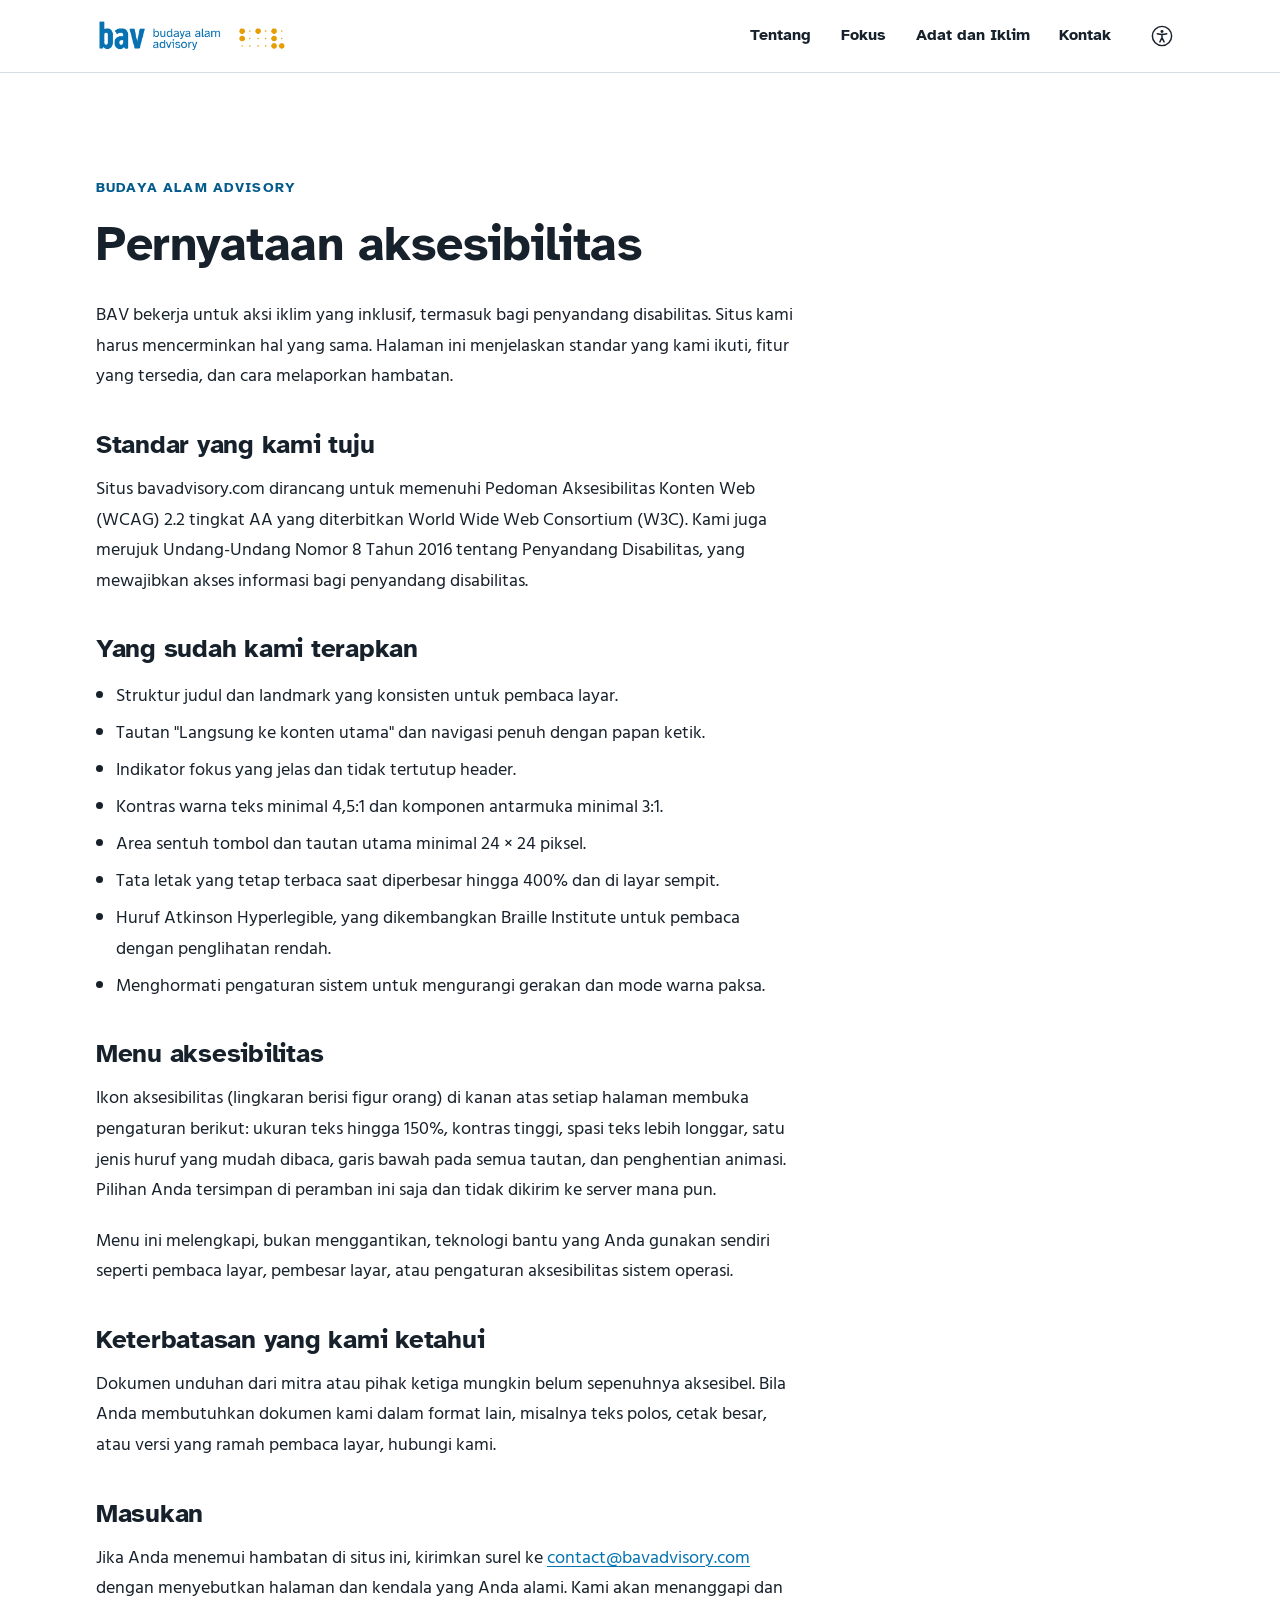
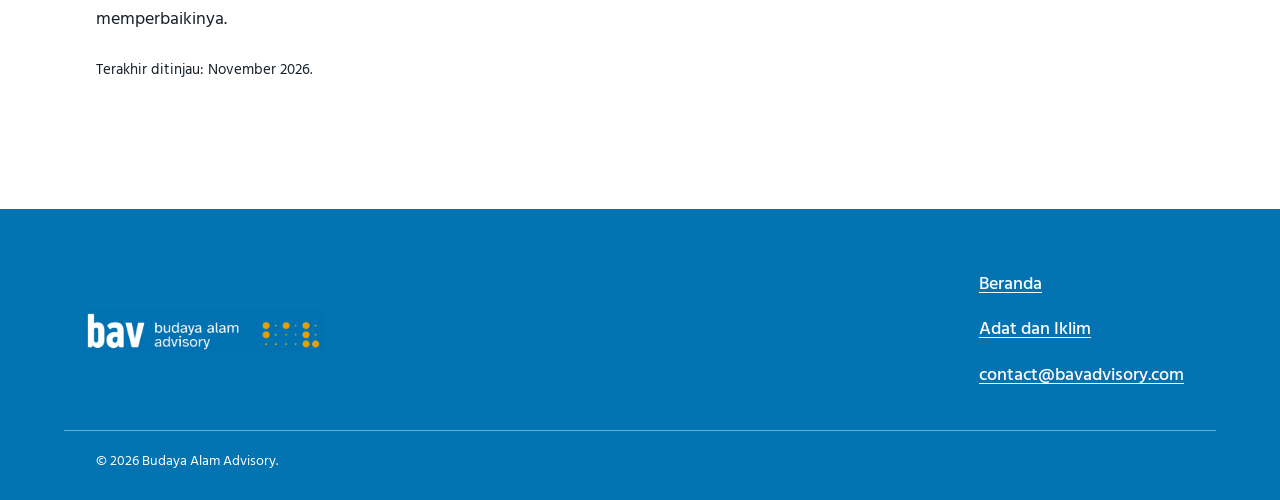
<file: aksesibilitas.html>
<!doctype html>
<html lang="id">
<head>
  <meta charset="utf-8">
  <meta name="viewport" content="width=device-width, initial-scale=1">
  <title>Pernyataan aksesibilitas | Budaya Alam Advisory (BAV)</title>
  <meta name="description" content="Komitmen Budaya Alam Advisory (BAV) terhadap aksesibilitas situs, standar yang kami ikuti, dan cara memberi masukan.">
  <link rel="canonical" href="https://bavadvisory.com/aksesibilitas.html">
  <link rel="icon" href="assets/img/favicon.svg" type="image/svg+xml">
  <link rel="preconnect" href="https://fonts.googleapis.com">
  <link rel="preconnect" href="https://fonts.gstatic.com" crossorigin>
  <link rel="stylesheet" href="https://fonts.googleapis.com/css2?family=Atkinson+Hyperlegible:ital,wght@0,400;0,700;1,400&family=Hind+Guntur:wght@400;500;600&display=swap">
  <link rel="stylesheet" href="assets/css/style.css">
  <script>
    (function () {
      try {
        var s = JSON.parse(localStorage.getItem('bav-a11y') || '{}');
        var r = document.documentElement;
        if (s.size) r.setAttribute('data-size', s.size);
        ['contrast', 'spacing', 'links', 'font', 'motion'].forEach(function (k) {
          if (s[k]) r.classList.add('a11y-' + k);
        });
      } catch (e) {}
    })();
  </script>
</head>
<body>
  <a class="skip-link" href="#konten">Langsung ke konten utama</a>

  <header class="site-header">
    <div class="wrap header-inner">
      <a class="brand" href="./" aria-label="Budaya Alam Advisory, ke beranda">
        <img src="assets/img/logo-bav.png" alt="" width="640" height="113">
      </a>
      <nav class="site-nav" aria-label="Navigasi utama">
        <button class="nav-toggle" type="button" aria-expanded="false" aria-controls="menu-utama">
          <span class="nav-toggle-bars" aria-hidden="true"></span>
          Menu
        </button>
        <ul id="menu-utama">
          <li><a href="./#tentang">Tentang</a></li>
          <li><a href="./#fokus">Fokus</a></li>
          <li><a href="./#adat-dan-iklim">Adat dan Iklim</a></li>
          <li><a href="./#kontak">Kontak</a></li>
        </ul>
      </nav>
      <button class="a11y-trigger" type="button" aria-haspopup="dialog" aria-controls="a11y-panel" aria-label="Pengaturan aksesibilitas" title="Pengaturan aksesibilitas">
        <svg aria-hidden="true" viewBox="0 0 24 24" width="22" height="22"><circle cx="12" cy="12" r="10.5" fill="none" stroke="currentColor" stroke-width="1.6"/><circle cx="12" cy="7" r="1.6" fill="currentColor"/><path d="M6.8 9.6c1.7.5 3.4.8 5.2.8s3.5-.3 5.2-.8M12 10.4v3.4m0 0-2.3 4.6m2.3-4.6 2.3 4.6" fill="none" stroke="currentColor" stroke-width="1.6" stroke-linecap="round" stroke-linejoin="round"/></svg>
      </button>
    </div>
  </header>

  <main id="konten" tabindex="-1" class="page">
    <div class="wrap">
      <div class="prose">
        <p class="eyebrow">Budaya Alam Advisory</p>
        <h1>Pernyataan aksesibilitas</h1>
        <p>BAV bekerja untuk aksi iklim yang inklusif, termasuk bagi penyandang disabilitas. Situs kami harus mencerminkan hal yang sama. Halaman ini menjelaskan standar yang kami ikuti, fitur yang tersedia, dan cara melaporkan hambatan.</p>

        <h2>Standar yang kami tuju</h2>
        <p>Situs bavadvisory.com dirancang untuk memenuhi Pedoman Aksesibilitas Konten Web (WCAG) 2.2 tingkat AA yang diterbitkan World Wide Web Consortium (W3C). Kami juga merujuk Undang-Undang Nomor 8 Tahun 2016 tentang Penyandang Disabilitas, yang mewajibkan akses informasi bagi penyandang disabilitas.</p>

        <h2>Yang sudah kami terapkan</h2>
        <ul>
          <li>Struktur judul dan landmark yang konsisten untuk pembaca layar.</li>
          <li>Tautan "Langsung ke konten utama" dan navigasi penuh dengan papan ketik.</li>
          <li>Indikator fokus yang jelas dan tidak tertutup header.</li>
          <li>Kontras warna teks minimal 4,5:1 dan komponen antarmuka minimal 3:1.</li>
          <li>Area sentuh tombol dan tautan utama minimal 24 × 24 piksel.</li>
          <li>Tata letak yang tetap terbaca saat diperbesar hingga 400% dan di layar sempit.</li>
          <li>Huruf Atkinson Hyperlegible, yang dikembangkan Braille Institute untuk pembaca dengan penglihatan rendah.</li>
          <li>Menghormati pengaturan sistem untuk mengurangi gerakan dan mode warna paksa.</li>
        </ul>

        <h2>Menu aksesibilitas</h2>
        <p>Ikon aksesibilitas (lingkaran berisi figur orang) di kanan atas setiap halaman membuka pengaturan berikut: ukuran teks hingga 150%, kontras tinggi, spasi teks lebih longgar, satu jenis huruf yang mudah dibaca, garis bawah pada semua tautan, dan penghentian animasi. Pilihan Anda tersimpan di peramban ini saja dan tidak dikirim ke server mana pun.</p>
        <p>Menu ini melengkapi, bukan menggantikan, teknologi bantu yang Anda gunakan sendiri seperti pembaca layar, pembesar layar, atau pengaturan aksesibilitas sistem operasi.</p>

        <h2>Keterbatasan yang kami ketahui</h2>
        <p>Dokumen unduhan dari mitra atau pihak ketiga mungkin belum sepenuhnya aksesibel. Bila Anda membutuhkan dokumen kami dalam format lain, misalnya teks polos, cetak besar, atau versi yang ramah pembaca layar, hubungi kami.</p>

        <h2>Masukan</h2>
        <p>Jika Anda menemui hambatan di situs ini, kirimkan surel ke <a href="mailto:contact@bavadvisory.com?subject=Masukan%20aksesibilitas">contact@bavadvisory.com</a> dengan menyebutkan halaman dan kendala yang Anda alami. Kami akan menanggapi dan memperbaikinya.</p>

        <p><small>Terakhir ditinjau: November 2026.</small></p>
      </div>
    </div>
  </main>

  <footer class="site-footer">
    <div class="wrap footer-grid">
      <div>
        <img class="footer-logo" src="assets/img/logo-bav-negatif.png" alt="Budaya Alam Advisory" width="640" height="115">
              </div>
      <nav aria-label="Navigasi footer">
        <ul class="footer-links">
          <li><a href="./">Beranda</a></li>
          <li><a href="./#adat-dan-iklim">Adat dan Iklim</a></li>
          <li><a href="mailto:contact@bavadvisory.com">contact@bavadvisory.com</a></li>
        </ul>
      </nav>
    </div>
    <div class="wrap footer-base">
      <p>&copy; <span id="tahun">2026</span> Budaya Alam Advisory.</p>
    </div>
  </footer>

  <dialog id="a11y-panel" class="a11y-panel" aria-labelledby="a11y-title">
    <div class="a11y-head">
      <h2 id="a11y-title">Pengaturan aksesibilitas</h2>
      <button type="button" class="a11y-close" data-close>
        <span aria-hidden="true">&times;</span><span class="visually-hidden">Tutup pengaturan</span>
      </button>
    </div>
    <p class="a11y-note">Pengaturan tersimpan di peramban ini dan berlaku di semua halaman BAV.</p>
    <fieldset class="a11y-group">
      <legend>Ukuran teks</legend>
      <div class="size-options">
        <label><input type="radio" name="size" value="" checked><span>100%</span></label>
        <label><input type="radio" name="size" value="lg"><span>115%</span></label>
        <label><input type="radio" name="size" value="xl"><span>130%</span></label>
        <label><input type="radio" name="size" value="xxl"><span>150%</span></label>
      </div>
    </fieldset>
    <fieldset class="a11y-group">
      <legend>Tampilan dan bacaan</legend>
      <label class="toggle"><input type="checkbox" name="contrast"><span>Kontras tinggi</span></label>
      <label class="toggle"><input type="checkbox" name="spacing"><span>Spasi teks lebih longgar</span></label>
      <label class="toggle"><input type="checkbox" name="font"><span>Satu huruf yang mudah dibaca (Atkinson Hyperlegible)</span></label>
      <label class="toggle"><input type="checkbox" name="links"><span>Garis bawahi semua tautan</span></label>
      <label class="toggle"><input type="checkbox" name="motion"><span>Hentikan animasi dan gulir halus</span></label>
    </fieldset>
    <div class="a11y-actions">
      <button type="button" class="btn btn-ghost" data-reset>Kembalikan ke awal</button>
      <button type="button" class="btn btn-primary" data-close>Selesai</button>
    </div>
  </dialog>

  <script src="assets/js/main.js" defer></script>
</body>
</html>
</file>
<file: assets/css/style.css>
/* =========================================================
   Budaya Alam Advisory (BAV) — gaya situs
   Target: WCAG 2.2 AA
   ========================================================= */

:root {
  --blue: #0473B2;          /* 5,1:1 terhadap putih */
  --blue-deep: #035A8C;
  --blue-ink: #022F4A;
  --yellow: #EFE444;        /* hanya di atas biru / gelap / foto bergradasi */
  --amber: #E79F00;
  --ink: #17212B;
  --ink-soft: #3E4A56;
  --paper: #FFFFFF;
  --tint: #F4F7F9;
  --rule: #D5DDE3;
  --focus: #0473B2;

  --font-head: "Atkinson Hyperlegible", "Segoe UI", system-ui, sans-serif;
  --font-body: "Hind Guntur", "Segoe UI", system-ui, sans-serif;

  --wrap: 72rem;
  --gap: clamp(1.25rem, 3vw, 2rem);
  --section-y: clamp(4rem, 8vw, 6.5rem);
  --lh: 1.7;
  --ls: normal;
  --ws: normal;
  --p-gap: 1.1em;
}

html { font-size: 100%; }
html[data-size="lg"]  { font-size: 115%; }
html[data-size="xl"]  { font-size: 130%; }
html[data-size="xxl"] { font-size: 150%; }

*, *::before, *::after { box-sizing: border-box; }

html {
  scroll-behavior: smooth;
  scroll-padding-top: 6rem;
  -webkit-text-size-adjust: 100%;
}

body {
  margin: 0;
  font-family: var(--font-body);
  font-size: 1.125rem;
  line-height: var(--lh);
  letter-spacing: var(--ls);
  word-spacing: var(--ws);
  color: var(--ink);
  background: var(--paper);
}

h1, h2, h3, legend, .eyebrow, .section-label, .btn, .site-nav { font-family: var(--font-head); }
h1, h2, h3 { line-height: 1.2; margin: 0 0 .6em; letter-spacing: -0.01em; }
h1 { font-size: clamp(2.2rem, 5vw, 3.75rem); font-weight: 700; }
h2 { font-size: clamp(1.8rem, 3.4vw, 2.6rem); font-weight: 700; }
h3 { font-size: 1.25rem; font-weight: 700; }
p  { margin: 0 0 var(--p-gap); }

img, svg { max-width: 100%; height: auto; display: block; }

a { color: var(--blue); text-underline-offset: .18em; text-decoration-thickness: .08em; }
a:hover { color: var(--blue-deep); text-decoration-thickness: .14em; }

:focus-visible {
  outline: 3px solid var(--focus);
  outline-offset: 3px;
  box-shadow: 0 0 0 6px #fff;
  border-radius: 2px;
}
.hero :focus-visible, .feature :focus-visible, .site-footer :focus-visible {
  outline-color: var(--yellow);
  box-shadow: 0 0 0 6px var(--blue-ink);
}
#konten:focus { outline: none; }

.visually-hidden {
  position: absolute !important; width: 1px; height: 1px; margin: -1px; padding: 0;
  overflow: hidden; clip: rect(0 0 0 0); white-space: nowrap; border: 0;
}

.skip-link {
  position: absolute; left: 1rem; top: -4rem; z-index: 100;
  background: var(--ink); color: #fff; padding: .75rem 1rem; font-weight: 700;
  border-radius: 4px; text-decoration: none;
}
.skip-link:focus { top: 1rem; color: #fff; }

.wrap { max-width: var(--wrap); margin: 0 auto; padding: 0 var(--gap); }

/* ---------- Header ---------- */
.site-header {
  position: sticky; top: 0; z-index: 50;
  background: rgba(255,255,255,.97);
  border-bottom: 1px solid var(--rule);
}
.header-inner { display: flex; align-items: center; gap: 1rem; min-height: 4.5rem; }
.brand { display: block; flex: 0 0 auto; }
.brand img { width: clamp(9.5rem, 18vw, 12rem); }

.site-nav { margin-left: auto; }
.site-nav ul { list-style: none; display: flex; gap: .25rem; margin: 0; padding: 0; }
.site-nav a {
  display: inline-block; padding: .55rem .8rem; min-height: 44px;
  color: var(--ink); text-decoration: none; font-weight: 700; font-size: 1rem; border-radius: 4px;
}
.site-nav a:hover { color: var(--blue); background: var(--tint); }
.nav-toggle { display: none; }

/* Tombol aksesibilitas: ikon biasa, setara bobotnya dengan menu */
.a11y-trigger {
  display: inline-grid; place-items: center;
  width: 44px; height: 44px; padding: 0;
  color: var(--ink); background: transparent;
  border: 0; border-radius: 50%; cursor: pointer;
}
.a11y-trigger:hover { color: var(--blue); background: var(--tint); }

@media (max-width: 860px) {
  .header-inner { flex-wrap: wrap; gap: .5rem; padding-block: .5rem; }
  .site-nav { order: 3; margin-left: 0; }
  .a11y-trigger { order: 2; margin-left: auto; }
  .nav-toggle {
    display: inline-flex; align-items: center; gap: .55rem; min-height: 44px; padding: .5rem .9rem;
    font: 700 1rem var(--font-head); color: var(--ink); background: #fff;
    border: 2px solid var(--ink); border-radius: 999px; cursor: pointer;
  }
  .header-inner > .site-nav { order: 3; }
  .nav-toggle-bars, .nav-toggle-bars::before, .nav-toggle-bars::after {
    display: block; width: 18px; height: 2px; background: currentColor; position: relative;
  }
  .nav-toggle-bars::before, .nav-toggle-bars::after { content: ""; position: absolute; left: 0; }
  .nav-toggle-bars::before { top: -6px; }
  .nav-toggle-bars::after { top: 6px; }
  .site-nav ul {
    display: none; position: absolute; left: 0; right: 0; top: 100%;
    flex-direction: column; background: #fff; border-bottom: 1px solid var(--rule);
    padding: .5rem var(--gap) 1rem;
  }
  .site-nav.is-open ul { display: flex; }
  .site-nav a { display: block; padding: .75rem .5rem; font-size: 1.1rem; }
}

/* ---------- Tombol & tautan ---------- */
.btn {
  display: inline-flex; align-items: center; justify-content: center;
  min-height: 48px; padding: .75rem 1.35rem;
  font-size: 1rem; font-weight: 700; line-height: 1.2;
  border-radius: 999px; border: 2px solid transparent;
  text-decoration: none; cursor: pointer;
  transition: background-color .15s ease, color .15s ease;
}
.btn-primary { background: var(--blue); color: #fff; border-color: var(--blue); }
.btn-primary:hover { background: var(--blue-deep); color: #fff; border-color: var(--blue-deep); }
.btn-ghost { background: transparent; color: var(--ink); border-color: var(--ink); }
.btn-ghost:hover { background: var(--ink); color: #fff; }
.btn-yellow { background: var(--yellow); color: var(--blue-ink); border-color: var(--yellow); }
.btn-yellow:hover { background: #fff; color: var(--blue-ink); border-color: #fff; }

.text-link {
  display: inline-flex; align-items: center; min-height: 48px;
  font: 700 1rem var(--font-head); color: #fff;
}
.text-link:hover { color: var(--yellow); }

/* ---------- Kredit foto ---------- */
.photo-credit { font-size: .8rem; line-height: 1.4; color: var(--ink-soft); margin: .5rem 0 0; }
.photo-credit a { color: inherit; }

/* ---------- Hero foto ---------- */
.hero, .feature {
  position: relative; isolation: isolate; overflow: hidden;
  color: #fff; background: var(--blue-ink);
}
.hero { min-height: min(88vh, 46rem); display: flex; align-items: flex-end; }
.hero-img, .feature-img {
  position: absolute; inset: 0; width: 100%; height: 100%; object-fit: cover; z-index: -2;
}
/* Gradasi gelap menjamin kontras teks putih di atas foto */
.hero-shade, .feature-shade {
  position: absolute; inset: 0; z-index: -1;
  background:
    linear-gradient(to top, rgba(2,30,48,.94) 0%, rgba(2,30,48,.84) 60%, rgba(2,30,48,.4) 100%);
}
.hero-inner { padding-top: 8rem; padding-bottom: 4.5rem; max-width: var(--wrap); width: 100%; }
.hero h1 { color: #fff; max-width: 16em; }
.eyebrow {
  margin-bottom: 1rem; font-size: .9rem; font-weight: 700;
  letter-spacing: .08em; text-transform: uppercase; color: var(--yellow);
}
.lead { font-size: clamp(1.15rem, 1.6vw, 1.3rem); max-width: 36em; color: #F1F5F8; }
.cta-row { display: flex; flex-wrap: wrap; align-items: center; gap: 1.25rem; margin-top: 1.75rem; }

.hero-credit {
  position: absolute; right: 0; bottom: 0; margin: 0;
  max-width: 100%; padding: .4rem .75rem;
  color: #fff; background: rgba(2,30,48,.85);
}

/* ---------- Bagian umum ---------- */
.section { padding: var(--section-y) 0; }
.section-tint { background: var(--tint); }
.section-label {
  margin-bottom: .75rem; font-size: .9rem; font-weight: 700;
  letter-spacing: .08em; text-transform: uppercase; color: var(--blue-deep);
}
.section-label.on-dark { color: var(--yellow); }

.split { display: grid; grid-template-columns: minmax(0, 1fr) minmax(0, 1.1fr); gap: clamp(2rem, 6vw, 5rem); align-items: center; }
.split-text p { max-width: 34em; }
.split-figure { margin: 0; }
.split-figure img { width: 100%; aspect-ratio: 4 / 3; object-fit: cover; border-radius: 6px; }
@media (max-width: 860px) { .split { grid-template-columns: 1fr; } }

/* Kartu fokus dengan foto */
.cards { display: grid; grid-template-columns: repeat(3, minmax(0, 1fr)); gap: clamp(1.25rem, 3vw, 2rem); margin-top: 2rem; }
.card { display: flex; flex-direction: column; }
.card img { width: 100%; aspect-ratio: 3 / 2; object-fit: cover; border-radius: 6px; }
.card-body { padding-top: 1rem; }
.card-body p { color: var(--ink-soft); margin: 0; }
.card .photo-credit { margin-top: .75rem; }
@media (max-width: 860px) { .cards { grid-template-columns: 1fr; } }

/* ---------- Adat dan Iklim (CTA) ---------- */
.feature { padding: clamp(6rem, 14vw, 10rem) 0 clamp(4rem, 8vw, 6rem); }
.feature-inner { max-width: var(--wrap); }
.feature h2 { color: #fff; font-size: clamp(2.4rem, 5vw, 3.5rem); margin-bottom: .3em; }
.feature-inner p:not(.section-label) { font-size: 1.25rem; color: #F1F5F8; max-width: 30em; margin-bottom: 1.75rem; }

/* ---------- Kontak ---------- */
.contact-text { color: var(--ink-soft); }
.contact-email {
  display: inline-block;
  font: 700 clamp(1.35rem, 3.6vw, 2rem) var(--font-head);
  color: var(--blue); word-break: break-word;
}

/* ---------- Footer ---------- */
.site-footer { background: var(--blue); color: #fff; padding: clamp(2.5rem, 5vw, 3.5rem) 0 1.5rem; }
.site-footer a { color: #fff; }
.footer-grid { display: grid; grid-template-columns: minmax(0, 1fr) auto; gap: 2rem; align-items: center; }
.footer-logo { width: clamp(12rem, 24vw, 15rem); margin-left: -.75rem; }
.footer-links { list-style: none; margin: 0; padding: 0; display: grid; gap: .25rem; }
.footer-links a { display: inline-block; padding: .35rem 0; font-weight: 500; }
.footer-base { margin-top: 2rem; padding-top: 1.25rem; border-top: 1px solid rgba(255,255,255,.4); font-size: .9rem; }
.footer-base p { margin: 0; }
@media (max-width: 760px) { .footer-grid { grid-template-columns: 1fr; } }

/* ---------- Panel aksesibilitas ---------- */
.a11y-panel {
  width: min(30rem, calc(100vw - 2rem)); max-height: calc(100vh - 2rem);
  padding: 1.5rem; border: 2px solid var(--ink); border-radius: 12px;
  color: var(--ink); background: #fff; font-family: var(--font-body);
}
.a11y-panel::backdrop { background: rgba(2, 47, 74, .55); }
.a11y-head { display: flex; justify-content: space-between; align-items: center; gap: 1rem; }
.a11y-head h2 { font-size: 1.4rem; margin: 0; }
.a11y-close {
  width: 44px; height: 44px; font-size: 1.75rem; line-height: 1;
  background: #fff; color: var(--ink); border: 2px solid var(--ink); border-radius: 50%; cursor: pointer;
}
.a11y-note { font-size: .95rem; color: var(--ink-soft); margin: .5rem 0 1rem; }
.a11y-group { border: 0; border-top: 1px solid var(--rule); margin: 0; padding: 1rem 0; }
.a11y-group legend { font-weight: 700; font-size: 1rem; padding: 0; margin-bottom: .6rem; float: left; width: 100%; }
.a11y-group legend + * { clear: both; }
.size-options { display: grid; grid-template-columns: repeat(4, 1fr); gap: .5rem; }
.size-options label { position: relative; }
.size-options input { position: absolute; opacity: 0; inset: 0; width: 100%; height: 100%; margin: 0; cursor: pointer; }
.size-options span {
  display: grid; place-items: center; min-height: 44px;
  border: 2px solid var(--ink-soft); border-radius: 8px; font: 700 .95rem var(--font-head);
}
.size-options input:checked + span { background: var(--blue); border-color: var(--blue); color: #fff; }
.size-options input:focus-visible + span { outline: 3px solid var(--focus); outline-offset: 3px; }

.toggle { display: flex; align-items: center; gap: .75rem; min-height: 44px; cursor: pointer; line-height: 1.35; }
.toggle input {
  appearance: none; -webkit-appearance: none; flex: 0 0 auto;
  width: 2.75rem; height: 1.6rem; margin: 0; border-radius: 999px;
  background: #fff; border: 2px solid var(--ink-soft); position: relative; cursor: pointer;
}
.toggle input::after {
  content: ""; position: absolute; top: 2px; left: 2px; width: 1.05rem; height: 1.05rem;
  border-radius: 50%; background: var(--ink-soft); transition: transform .15s ease;
}
.toggle input:checked { background: var(--blue); border-color: var(--blue); }
.toggle input:checked::after { transform: translateX(1.15rem); background: #fff; }
.a11y-actions { display: flex; justify-content: flex-end; flex-wrap: wrap; gap: .75rem; padding-top: 1rem; border-top: 1px solid var(--rule); }
.a11y-foot { margin: 1rem 0 0; font-size: .95rem; }

/* ---------- Halaman teks (pernyataan aksesibilitas) ---------- */
.page { padding: var(--section-y) 0; }
.page .prose { max-width: 44rem; }
.page .eyebrow { color: var(--blue-deep); }
.page h1 { font-size: clamp(2rem, 4vw, 3rem); }
.page h2 { font-size: 1.6rem; margin-top: 2.25rem; }
.page ul { padding-left: 1.25rem; }
.page li { margin-bottom: .4rem; }

/* =========================================================
   Mode dari menu aksesibilitas
   ========================================================= */

/* Kontras tinggi */
html.a11y-contrast {
  --ink: #000; --ink-soft: #000; --rule: #000; --tint: #fff;
  --blue: #004A75; --blue-deep: #00324F; --blue-ink: #000; --amber: #000;
  --focus: #000;
}
html.a11y-contrast body { background: #fff; }
html.a11y-contrast a { text-decoration: underline; }
html.a11y-contrast .site-footer { background: #000; }
html.a11y-contrast .feature { color: #fff; }
html.a11y-contrast .feature-copy p, html.a11y-contrast .feature .status { color: #fff; }
html.a11y-contrast .btn-ghost { border-width: 3px; }
html.a11y-contrast .site-header { background: #fff; border-bottom: 2px solid #000; }

/* Spasi teks sesuai uji WCAG 1.4.12 */
html.a11y-spacing { --lh: 2; --ls: .12em; --ws: .16em; --p-gap: 2em; }
html.a11y-spacing h1, html.a11y-spacing h2, html.a11y-spacing h3 { line-height: 1.5; letter-spacing: .06em; }

/* Satu huruf yang mudah dibaca */
html.a11y-font body, html.a11y-font .a11y-panel { --font-body: "Atkinson Hyperlegible", system-ui, sans-serif; }

/* Garis bawahi semua tautan */
html.a11y-links a { text-decoration: underline !important; text-decoration-thickness: .1em !important; }

/* Kurangi gerakan: dari menu atau dari pengaturan sistem */
html.a11y-motion { scroll-behavior: auto; }
html.a11y-motion *, html.a11y-motion *::before, html.a11y-motion *::after {
  animation: none !important; transition: none !important;
}
@media (prefers-reduced-motion: reduce) {
  html { scroll-behavior: auto; }
  *, *::before, *::after { animation: none !important; transition: none !important; }
}

/* Mode warna paksa Windows */
@media (forced-colors: active) {
  .btn, .a11y-trigger, .nav-toggle, .size-options span { border: 2px solid ButtonText; }
  .toggle input { border-color: ButtonText; }
  .toggle input:checked::after { background: Highlight; }
}

/* Cetak */
@media print {
  .site-header, .a11y-panel, .cta-row, .hero-img, .feature-img, .hero-shade, .feature-shade { display: none !important; }
  .hero, .feature, .site-footer { background: #fff !important; color: #000 !important; }
  .feature h2, .feature-sub, .site-footer a { color: #000 !important; }
  a[href^="mailto"]::after { content: ""; }
}

/* Kontras tinggi: tambahan untuk komponen foto */
html.a11y-contrast .hero-shade, html.a11y-contrast .feature-shade { background: rgba(0,0,0,.88); }
html.a11y-contrast .photo-credit { color: #000; }
html.a11y-contrast .hero-credit { color: #fff; background: #000; }
html.a11y-contrast .lead, html.a11y-contrast .feature-inner p { color: #fff; }
html.a11y-contrast .a11y-trigger { border: 2px solid #000; }
</file>
